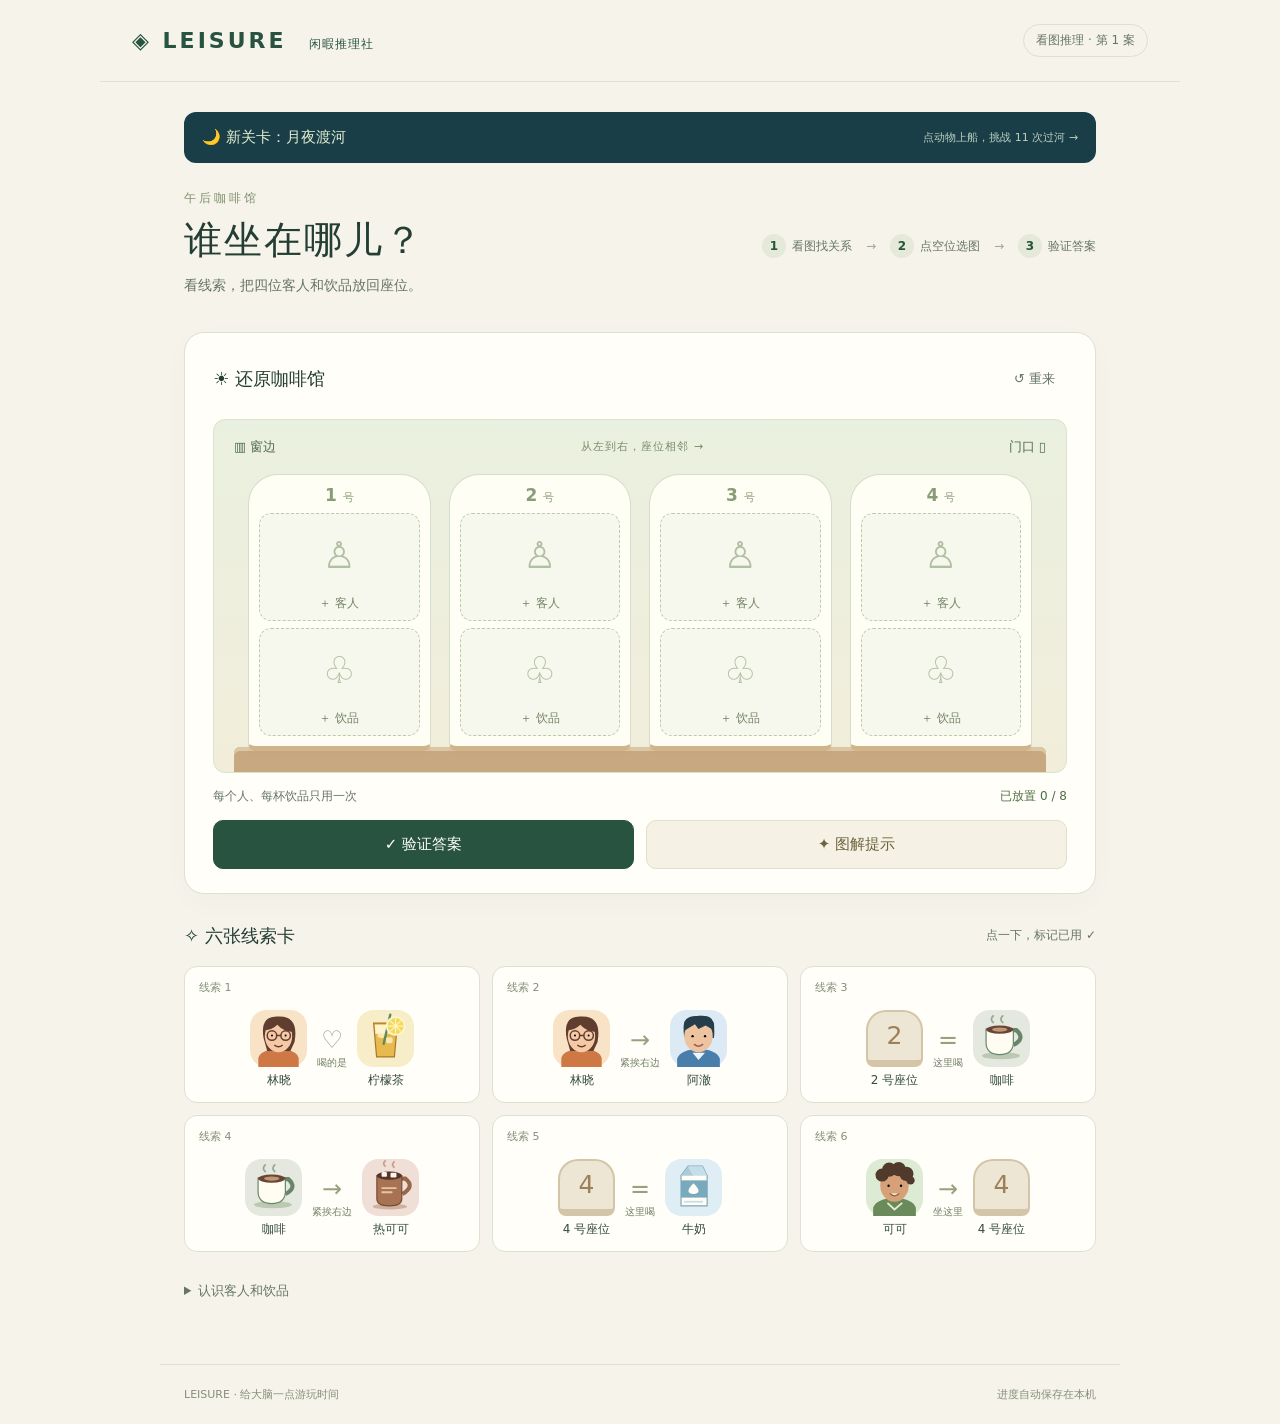
<file: index.html>
<!doctype html>
<html lang="zh-CN">
<head>
  <meta charset="utf-8">
  <meta name="viewport" content="width=device-width, initial-scale=1">
  <meta name="theme-color" content="#234d3f">
  <title>Leisure · 看图推理</title>
  <link rel="stylesheet" href="style.css?v=2">
</head>
<body>
  <header><a class="brand" href="./">◈ LEISURE <span>闲暇推理社</span></a><span class="badge">看图推理 · 第 1 案</span></header>
  <main>
    <a href="night.html?v=1" class="new-level">🌙 新关卡：月夜渡河 <span>点动物上船，挑战 11 次过河 →</span></a>
    <section class="intro">
      <div><span class="eyebrow">午后咖啡馆</span><h1>谁坐在哪儿？</h1><p>看线索，把四位客人和饮品放回座位。</p></div>
      <div class="howto" aria-label="玩法"><span><b>1</b> 看图找关系</span><i>→</i><span><b>2</b> 点空位选图</span><i>→</i><span><b>3</b> 验证答案</span></div>
    </section>
    <section class="game" aria-labelledby="scene-title">
      <div class="section-head"><h2 id="scene-title">☀ 还原咖啡馆</h2><button id="reset" class="text-button">↺ 重来</button></div>
      <div class="scene">
        <div class="scene-direction"><span>▥ 窗边</span><span class="direction-line">从左到右，座位相邻 →</span><span>门口 ▯</span></div>
        <div id="board" class="board"></div>
        <div class="table-edge" aria-hidden="true"></div>
      </div>
      <div class="scene-bottom"><span>每个人、每杯饮品只用一次</span><span id="progress">已放置 0 / 8</span></div>
      <div class="actions"><button id="check" class="primary">✓ 验证答案</button><button id="hint" class="secondary">✦ 图解提示</button></div>
      <div id="message" role="status" aria-live="polite"></div>
      <div id="hint-panel" hidden></div>
      <details id="explanation" hidden><summary>看看图解过程</summary><div id="solution-steps"></div></details>
    </section>
    <section class="clue-section" aria-labelledby="clue-title">
      <div class="section-head"><h2 id="clue-title">✧ 六张线索卡</h2><span>点一下，标记已用 ✓</span></div>
      <ol id="clues"></ol>
      <details class="cast"><summary>认识客人和饮品</summary><div id="legend"></div><p>「可可」是客人；「热可可」是棕色杯装饮品。</p></details>
    </section>
  </main>
  <footer>LEISURE · 给大脑一点游玩时间 <span id="save-status">进度自动保存在本机</span></footer>
  <dialog id="picker" aria-labelledby="picker-title">
    <div class="picker-head"><h2 id="picker-title">选择客人</h2><button id="close-picker" class="icon-button" aria-label="关闭选择">×</button></div>
    <p id="picker-note"></p><div id="picker-options"></div><button id="clear-choice" class="clear-button">移走当前选择</button>
  </dialog>
  <script src="visuals.js?v=2"></script><script src="app.js?v=2"></script>
</body>
</html>
</file>
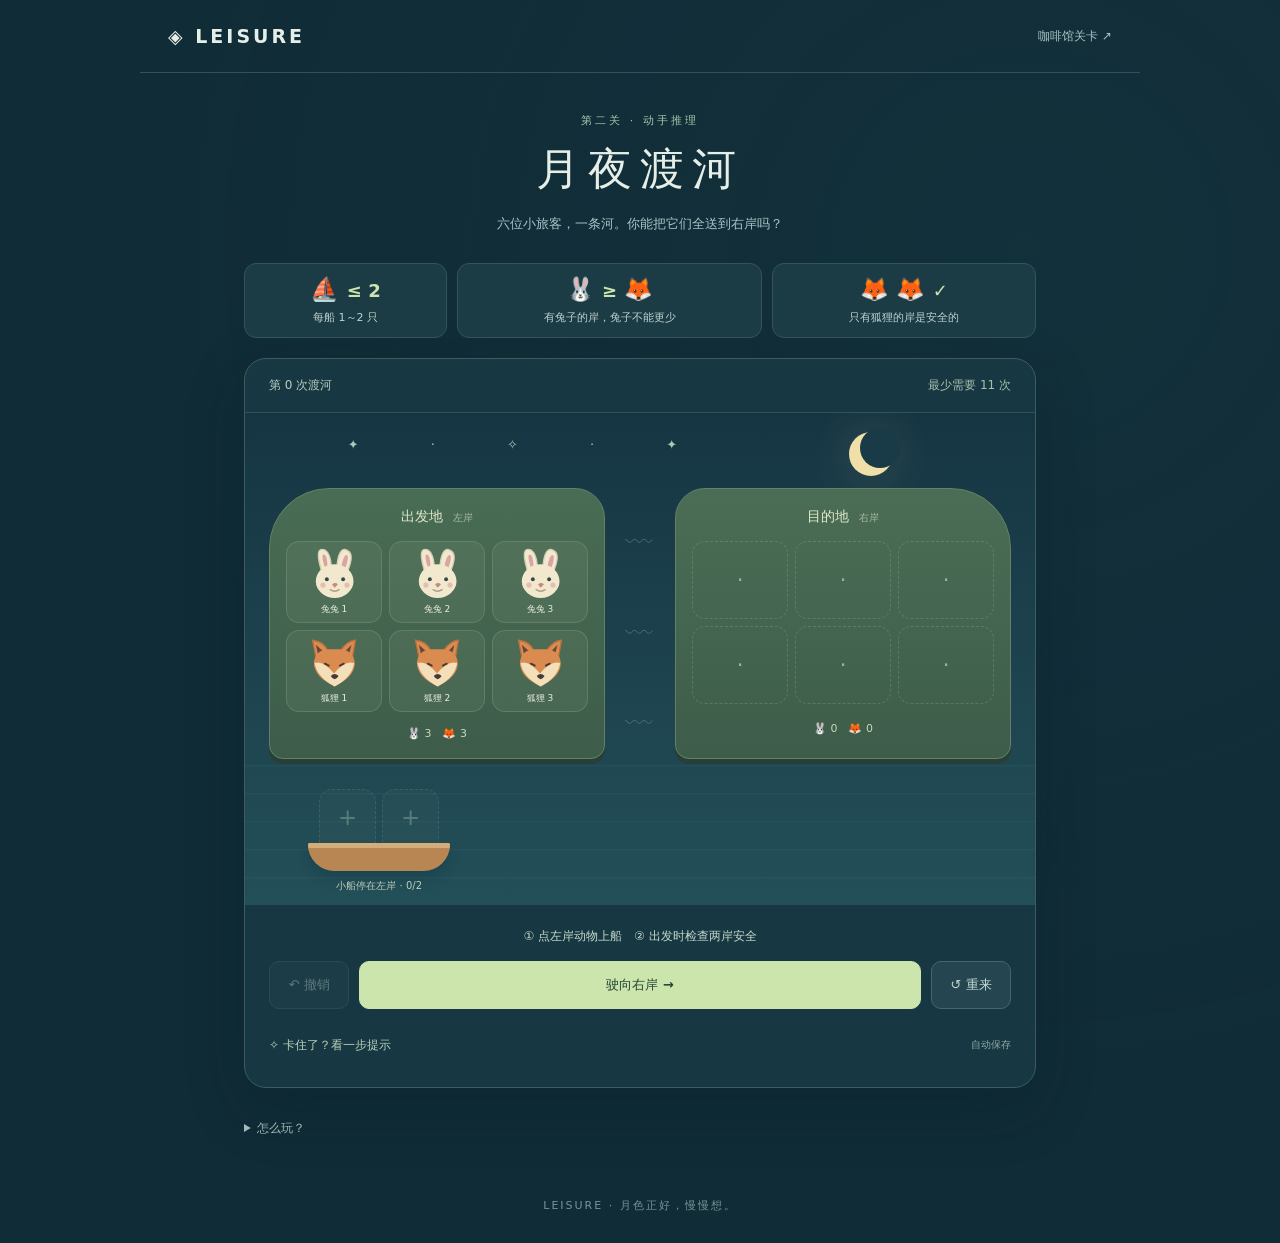
<file: night.html>
<!doctype html>
<html lang="zh-CN">
<head><meta charset="utf-8"><meta name="viewport" content="width=device-width,initial-scale=1"><meta name="theme-color" content="#102f3b"><title>月夜渡河 · Leisure</title><link rel="stylesheet" href="night.css?v=1"></head>
<body>
<header><a href="./">◈ LEISURE</a><a class="back" href="index.html?v=2">咖啡馆关卡 ↗</a></header>
<main>
  <div class="heading"><span class="eyebrow">第二关 · 动手推理</span><h1>月夜渡河</h1><p>六位小旅客，一条河。你能把它们全送到右岸吗？</p></div>
  <div class="rules" aria-label="游戏规则"><div><span class="rule-icons">⛵ <b>≤ 2</b></span><span>每船 1～2 只</span></div><div><span class="rule-icons">🐰 <b>≥</b> 🦊</span><span>有兔子的岸，兔子不能更少</span></div><div><span class="rule-icons">🦊 🦊 <b>✓</b></span><span>只有狐狸的岸是安全的</span></div></div>
  <section class="game" aria-label="渡河场景">
    <div class="game-top"><span id="moves">第 0 次渡河</span><span id="best">最少需要 11 次</span></div>
    <div class="landscape">
      <div class="moon" aria-hidden="true"></div><div class="stars" aria-hidden="true">✦ · ✧ · ✦</div>
      <div class="banks"><section class="bank" aria-labelledby="left-title"><h2 id="left-title">出发地 <span>左岸</span></h2><div id="left-animals" class="animals"></div><div id="left-count" class="bank-count"></div></section><div class="water" aria-hidden="true"><span>﹏</span><span>﹏</span><span>﹏</span></div><section class="bank destination" aria-labelledby="right-title"><h2 id="right-title">目的地 <span>右岸</span></h2><div id="right-animals" class="animals"></div><div id="right-count" class="bank-count"></div></section></div>
      <div class="dock"><div id="boat-wrap" class="boat-wrap"><div id="passengers" class="passengers"></div><div class="hull" aria-hidden="true"></div><div id="boat-label">小船停在左岸</div></div></div>
    </div>
    <p class="instruction" id="instruction">① 点左岸动物上船　② 点「驶向右岸」</p>
    <div class="controls"><button id="undo" class="secondary" disabled aria-label="撤销上一次渡河">↶ 撤销</button><button id="sail" class="primary">驶向右岸 →</button><button id="reset" class="secondary">↺ 重来</button></div>
    <div id="message" role="status" aria-live="polite"></div>
    <div class="bottom-controls"><button id="hint">✧ 卡住了？看一步提示</button><span id="save-status">自动保存</span></div>
    <div id="hint-panel" hidden></div>
    <div id="victory" hidden><div class="victory-icon">✦</div><h2>全员抵达！</h2><p id="victory-text"></p><button id="again" class="primary">再挑战一次</button><a href="index.html?v=2">回咖啡馆喝一杯 ↗</a></div>
  </section>
  <details><summary>怎么玩？</summary><p>点与船同岸的动物上船，点船上的动物可下船。船不能空驶。点击出发时会检查渡河后的两岸：只要岸上有兔子，狐狸就不能比兔子多。不安全的走法会被拦下，不会丢失进度。把三只兔子、三只狐狸都送到右岸就获胜。</p></details>
</main>
<footer>LEISURE · 月色正好，慢慢想。</footer><script src="night.js?v=1"></script>
</body></html>
</file>
<file: style.css>
:root{font-family:system-ui,-apple-system,"PingFang SC","Microsoft YaHei",sans-serif;color:#243e33;background:#f5f3ea;font-synthesis:none;--green:#285340;--muted:#667566;--line:#dce1d2}
*{box-sizing:border-box}body{margin:0}button,a,summary{-webkit-tap-highlight-color:transparent}button{font:inherit;cursor:pointer}button:focus-visible,a:focus-visible,summary:focus-visible{outline:3px solid #ba782c;outline-offset:4px}button:disabled{cursor:default;opacity:.5}[hidden]{display:none!important}header{max-width:1080px;margin:auto;padding:24px 32px;display:flex;align-items:center;justify-content:space-between;border-bottom:1px solid var(--line)}.brand{text-decoration:none;color:var(--green);font-size:22px;letter-spacing:3px;font-weight:800}.brand span{font-size:12px;letter-spacing:1px;margin-left:12px;font-weight:400}.badge{font-size:12px;color:var(--muted);border:1px solid var(--line);border-radius:20px;padding:7px 12px}main{max-width:960px;margin:30px auto 48px;padding:0 24px}.intro{display:flex;align-items:center;justify-content:space-between;gap:24px;margin-bottom:26px}.eyebrow{color:#81916f;font-size:12px;letter-spacing:3px}h1{font-family:Georgia,"Songti SC",serif;font-weight:600;font-size:38px;letter-spacing:2px;margin:8px 0}p{color:var(--muted);line-height:1.7;font-size:14px;margin:8px 0}.howto{display:flex;gap:14px;align-items:center;color:var(--muted);font-size:12px}.howto span{display:flex;align-items:center;gap:6px;white-space:nowrap}.howto b{display:grid;place-items:center;background:#e4e9d8;color:var(--green);border-radius:50%;width:24px;height:24px}.howto i{font-style:normal;color:#9eab93}.game{background:#fffef9;padding:24px 28px;border:1px solid var(--line);border-radius:20px;box-shadow:0 8px 30px #23412b06}.section-head{display:flex;justify-content:space-between;align-items:center;gap:12px;margin-bottom:18px}.section-head h2{font-size:18px;margin:0;font-weight:650}.section-head>span{font-size:12px;color:var(--muted)}.text-button{border:0;background:none;color:var(--muted);min-height:44px;padding:8px 12px;font-size:13px}.scene{padding:18px 20px 0;border-radius:12px;background:linear-gradient(#eaf0df,#f2eddb);border:1px solid #dbe3ca;overflow:hidden}.scene-direction{display:flex;align-items:center;justify-content:space-between;font-size:13px;color:#536e51;margin-bottom:18px}.direction-line{font-size:11px;letter-spacing:1px;color:#788b6d}.board{display:grid;grid-template-columns:repeat(4,minmax(0,1fr));gap:18px;padding:0 14px;position:relative;z-index:1}.seat{background:#fffef5;border:1px solid #d5deca;border-bottom:5px solid #d1b48b;padding:10px;border-radius:30px 30px 8px 8px;box-shadow:0 6px 0 #b69d7b1a}.seat h3{font-size:17px;margin:0 0 8px;text-align:center;color:#899c76}.seat h3 span{font-size:11px;font-weight:400}.slot{width:100%;display:flex;flex-direction:column;align-items:center;gap:5px;border:1px dashed #bccbb0;border-radius:12px;background:#f7f8ed;color:#748267;padding:8px 4px;margin-top:7px;min-height:100px;font-size:12px}.slot:hover{background:#edf1df;border-color:#72915c}.slot.filled{background:#fffef9;border:1px solid #e6e8dc;color:#304b38}.art{display:block;width:64px;height:64px;flex-shrink:0}.slot .art{width:68px;height:68px}.empty-art{height:68px;width:68px;display:grid;place-items:center;font-size:37px;color:#b1bfa3}.table-edge{height:25px;background:#c7a880;border-radius:6px 6px 0 0;margin-top:-4px;box-shadow:inset 0 4px #dcc7a5}.scene-bottom{display:flex;justify-content:space-between;gap:8px;margin:15px 0;color:var(--muted);font-size:12px}#progress{white-space:nowrap;color:#4e6e43}.actions{display:flex;gap:12px}.primary,.secondary{border-radius:10px;padding:14px 20px;min-height:48px;font-size:15px}.primary{background:var(--green);border:1px solid var(--green);color:white;flex:1}.primary:hover{background:#376c51}.secondary{background:#f5f2e5;color:#6d633d;border:1px solid #e4dfc8;flex:1}#message{font-size:14px;color:#a45d27;line-height:1.8;margin-top:14px}#message:empty{display:none}#message.success{background:#eaf2dc;color:#3d6b31;padding:12px;border-radius:8px}.clue-section{margin-top:30px}#clues{list-style:none;padding:0;margin:0;display:grid;grid-template-columns:repeat(3,minmax(0,1fr));gap:12px}.clue-card{border:1px solid #dce1d2;width:100%;height:100%;padding:13px 14px;background:#fffef8;border-radius:13px;color:#344d3b;text-align:left;transition:background .15s,border-color .15s}.clue-card:hover{border-color:#8ca77c}.clue-top{display:flex;justify-content:space-between;color:#859079;font-size:11px;margin-bottom:12px}.used-mark{opacity:0;border-radius:50%;color:white;background:#648b51;width:18px;height:18px;display:grid;place-items:center}.clue-card.used{background:#eaf0df;border-color:#9ab08c}.clue-card.used .used-mark{opacity:1}.clue-card.conflict{border:2px solid #cb782e;background:#fff1df;padding:12px 13px}.clue-card.conflict .clue-top{color:#a45d27}.relation{display:flex;align-items:center;justify-content:center;gap:10px}.token{display:inline-flex;flex-direction:column;align-items:center;gap:5px;font-size:12px;white-space:nowrap}.token .art{width:57px;height:57px}.connector{display:flex;flex-direction:column;align-items:center;color:#97a180;gap:4px}.connector b{font-size:24px;line-height:1;font-weight:500}.connector small{font-size:10px;white-space:nowrap;color:#727f65}.mini-seat{height:57px;width:57px;display:grid;place-items:center;border-radius:20px 20px 8px 8px;background:#eee6d4;border:2px solid #d5c5a8;border-bottom-width:7px;font-size:25px;color:#9c8056}.cast{margin-top:20px;font-size:13px;color:var(--muted)}summary{cursor:pointer;padding:10px 0;min-height:44px}#legend>div{display:grid;grid-template-columns:repeat(4,1fr);gap:10px;margin-top:14px}#legend .art{width:66px;height:66px}.cast p{font-size:12px;margin-top:14px}#hint-panel{margin-top:15px;background:#f6f1df;border-radius:12px;padding:16px}.hint-title{font-size:12px;color:#94763f;margin-bottom:14px}.hint-art{display:flex;justify-content:space-evenly;gap:10px;flex-wrap:wrap}.hint-art .relation{gap:8px}.hint-art .art,.hint-art .mini-seat{width:48px;height:48px}.hint-art .token{font-size:11px}.hint-art .connector small{font-size:10px}#hint-panel p,.solution-step p{font-size:12px;text-align:center;margin:14px 0 0}#explanation{margin-top:14px;color:var(--green);font-size:13px}.solution-step{background:#f2f5e8;border-radius:10px;padding:16px;margin-bottom:10px}.solution-step>b{display:block;color:#91a27a;font-size:12px;margin-bottom:10px}footer{max-width:960px;padding:22px 24px;border-top:1px solid var(--line);margin:auto;display:flex;justify-content:space-between;gap:10px;color:#859078;font-size:11px}dialog{border:1px solid var(--line);border-radius:22px;padding:24px;width:420px;max-width:calc(100% - 24px);max-height:90dvh;overflow:auto;color:#244132;background:#fffef8;box-shadow:0 20px 100px #18382833}dialog::backdrop{background:#152d26a6}.picker-head{display:flex;align-items:center;justify-content:space-between;gap:10px}.picker-head h2{font-size:19px;margin:0}.icon-button{width:44px;height:44px;border:0;background:#edf0e5;border-radius:50%;font-size:26px;color:#698060}#picker-note{font-size:12px;margin:8px 0 18px}#picker-options{display:grid;grid-template-columns:repeat(2,1fr);gap:12px}.choice{border:1px solid #dce2d0;border-radius:14px;background:#f8f9f0;padding:16px 8px;color:#36543d}.choice .token{font-size:15px;gap:8px}.choice .art{width:76px;height:76px}.choice small{display:block;font-size:11px;color:#7e8b74;margin-top:8px}.choice[aria-pressed=true]{background:#e6efda;border:2px solid #66874e;padding:15px 7px}.choice:hover{background:#eaf0df}.clear-button{width:100%;min-height:44px;border:0;background:none;color:#9a6444;margin-top:14px;font-size:13px}
@media(max-width:700px){header{padding:18px 20px}.brand{font-size:19px}.brand span{font-size:10px;margin-left:7px}.badge{font-size:10px;padding:6px 8px}main{padding:0 16px;margin:24px auto 36px}.intro{display:block;margin-bottom:22px}h1{font-size:32px}.intro p{font-size:13px}.howto{margin-top:18px;gap:9px;font-size:11px}.howto b{width:21px;height:21px}.game{padding:16px;border-radius:16px}.scene{padding:14px 8px 0}.board{gap:7px;padding:0 3px}.seat{padding:6px 4px;border-radius:20px 20px 7px 7px}.seat h3{font-size:15px;margin-bottom:5px}.slot{padding:6px 2px;gap:4px;min-height:80px;border-radius:9px;font-size:11px}.slot .art,.empty-art{width:48px;height:48px}.empty-art{font-size:30px}.scene-direction{font-size:11px;margin-bottom:14px}.direction-line{font-size:9px;letter-spacing:0}.scene-bottom{font-size:10px}.primary,.secondary{padding:12px 8px;font-size:14px}.section-head h2{font-size:16px}.section-head>span{font-size:11px}#clues{grid-template-columns:repeat(2,minmax(0,1fr));gap:9px}.clue-card{padding:10px 8px}.clue-card.conflict{padding:9px 7px}.clue-top{font-size:10px;margin-bottom:8px}.relation{gap:6px}.token{font-size:11px}.token .art,.mini-seat{width:47px;height:47px}.mini-seat{font-size:22px;border-radius:16px 16px 6px 6px}.connector b{font-size:20px}.connector small{font-size:9px}.clue-section{margin-top:24px}.hint-art .relation{gap:5px}.hint-art .art,.hint-art .mini-seat{width:40px;height:40px}.hint-art .token{font-size:10px}footer{padding:20px 16px;font-size:10px}dialog{padding:20px;border-radius:20px}#legend .art{width:54px;height:54px}}
@media(max-width:360px){.brand span{display:none}main{padding:0 10px}.game{padding:12px}.relation{gap:4px}.token .art,.mini-seat{width:41px;height:41px}.connector small{font-size:8px}.howto{gap:6px;font-size:10px}footer span{max-width:110px;text-align:right}}
@media(prefers-reduced-motion:reduce){*{transition:none!important}}

.new-level{display:flex;align-items:center;justify-content:space-between;gap:10px;padding:16px 18px;margin-bottom:24px;background:#193e48;color:#e3edcf;border-radius:12px;text-decoration:none;font-size:15px}.new-level span{font-size:11px;color:#bad0bd}@media(max-width:600px){.new-level{flex-direction:column;align-items:flex-start;font-size:14px;gap:6px}}
</file>
<file: night.css>
:root{font-family:system-ui,-apple-system,"PingFang SC","Microsoft YaHei",sans-serif;color:#e5eee7;background:#102c37;--mint:#cbe5ad;--dim:#aac4c7;font-synthesis:none}*{box-sizing:border-box}[hidden]{display:none!important}body{margin:0;background:radial-gradient(ellipse at 80% 20%,#214c551f,transparent 60%),#102c37}button,a,summary{-webkit-tap-highlight-color:transparent}button{font:inherit;cursor:pointer}button:focus-visible,a:focus-visible,summary:focus-visible{outline:3px solid #edd69e;outline-offset:4px}button:disabled{opacity:.4;cursor:default}a{color:inherit}header{max-width:1000px;padding:25px 28px;margin:auto;border-bottom:1px solid #35505a;display:flex;align-items:center;justify-content:space-between}header>a:first-child{font-weight:800;letter-spacing:3px;text-decoration:none;font-size:19px}.back{font-size:12px;color:#a8c2c4;text-decoration:none}main{max-width:840px;padding:0 24px;margin:36px auto}.heading{text-align:center}.eyebrow{font-size:11px;letter-spacing:3px;color:#a2c8a9}h1{font-family:Georgia,"Songti SC",serif;font-size:44px;font-weight:500;letter-spacing:8px;margin:12px 0}p{font-size:13px;color:var(--dim);line-height:1.9}.rules{display:grid;grid-template-columns:1fr 1.5fr 1.3fr;gap:10px;margin:26px 0 20px}.rules>div{background:#1b3b45;border:1px solid #35535b;border-radius:12px;text-align:center;padding:12px 8px;display:flex;flex-direction:column;justify-content:center;gap:7px}.rule-icons{font-size:23px;white-space:nowrap}.rule-icons b{font-family:system-ui;font-size:18px;color:var(--mint)}.rules>div>span:last-child{font-size:11px;color:#c0d2ce}.game{border:1px solid #3b5c61;background:#173842;border-radius:22px;overflow:hidden;box-shadow:0 20px 60px #001a2338}.game-top{padding:18px 24px;display:flex;justify-content:space-between;color:#b8cdbf;font-size:12px;border-bottom:1px solid #31535a}#best{color:#a8bfaa}.landscape{position:relative;background:linear-gradient(#163543,#234f58);padding:75px 24px 0;overflow:hidden}.moon{position:absolute;width:44px;height:44px;border-radius:50%;background:#f1dfaa;right:18%;top:19px;box-shadow:0 0 50px #e2da9b33}.moon:after{content:'';position:absolute;top:-4px;right:-7px;width:40px;height:40px;border-radius:50%;background:#193b48}.stars{position:absolute;left:13%;top:24px;color:#adc8b7;letter-spacing:34px;font-size:13px}.banks{display:grid;grid-template-columns:1fr 70px 1fr;align-items:stretch;position:relative;z-index:1}.bank{background:linear-gradient(#496c54,#3d5d4a);border:1px solid #658064;border-radius:60px 30px 14px 14px;padding:19px 16px 12px;box-shadow:0 5px 0 #273f34}.destination{border-radius:30px 60px 14px 14px;background:linear-gradient(#4b6d55,#3d5d4a)}.bank h2{font-size:14px;margin:0 0 15px;text-align:center;font-weight:500;color:#e1e8c9}.bank h2 span{font-size:10px;opacity:.65;margin-left:5px}.animals{display:grid;grid-template-columns:repeat(3,minmax(0,1fr));gap:7px;min-height:166px;align-content:start}.animal{border:1px solid #81927377;background:#d8e1c511;border-radius:13px;padding:6px 2px;color:#e8eddd;min-height:78px;display:flex;flex-direction:column;align-items:center;justify-content:center;gap:3px;transition:transform .12s,background .12s}.animal:hover:not(:disabled){transform:translateY(-3px);background:#dbe9c233}.animal svg{width:52px;height:52px;flex-shrink:0}.animal small{font-size:9px}.animal:disabled{opacity:.55}.animal.empty{border:1px dashed #a8bd8a44;background:transparent;min-height:78px;color:#a0b290;font-size:21px;opacity:1}.animal.selected{font-size:10px;border-style:dashed;color:#c4d3ab}.bank-count{font-size:11px;color:#c8d8b6;min-height:20px;text-align:center;margin-top:14px}.water{display:flex;flex-direction:column;align-items:center;justify-content:space-around;color:#6f999b;font-size:30px;opacity:.5}.dock{padding:30px 0 12px;position:relative;min-height:130px;background:repeating-linear-gradient(0deg,transparent 0 26px,#65999b14 27px 28px);margin:0 -24px}.boat-wrap{width:142px;text-align:center;position:relative;left:8%;transition:left .6s ease}.boat-wrap.right{left:calc(92% - 142px)}.passengers{display:flex;justify-content:center;gap:6px;position:relative;z-index:1;margin-bottom:-3px}.passenger{height:57px;width:57px;border:1px dashed #aabcb16b;background:#dce7d012;border-radius:13px 13px 0 0;color:#aac5b3;font-size:23px;display:grid;place-items:center;padding:1px}.passenger svg{width:48px;height:48px}.passenger.filled{border-style:solid;background:#e5e6c6}.hull{height:28px;background:#b78653;border-radius:3px 3px 50px 50px;box-shadow:inset 0 5px #d4ac77,0 8px 12px #072a3a33}.boat-wrap>div:last-child{font-size:10px;color:#bfcebc;margin-top:8px}.instruction{text-align:center;font-size:12px;margin:20px 12px 14px;color:#c5d9ca}.controls{display:flex;gap:10px;margin:0 24px}.primary,.secondary{border-radius:10px;min-height:48px;border:1px solid #48656a;padding:12px 16px;font-size:13px}.primary{background:var(--mint);color:#244335;border-color:var(--mint);font-weight:700;flex:1}.primary:hover{background:#e0efc7}.secondary{background:#254650;color:#c3d6d3}.controls .secondary{min-width:80px}#message{font-size:13px;line-height:1.8;color:#f0c491;margin:14px 24px 0}#message:empty{display:none}#message.success{color:#d3efaf}.bottom-controls{display:flex;justify-content:space-between;align-items:center;padding:14px 24px 20px}.bottom-controls button{background:none;border:0;color:#b9d1bc;padding:8px 0;min-height:44px;font-size:12px}#save-status{font-size:10px;color:#90aaa7}#hint-panel{margin:0 24px 24px;background:#254a4d;border:1px solid #4d7268;border-radius:12px;padding:16px;text-align:center;color:#cfdfbd}.hint-icons{display:flex;align-items:center;justify-content:center;gap:10px}.hint-icons svg{width:48px;height:48px}.hint-icons strong{font-size:24px;color:#dcebbe}#hint-panel p{font-size:12px;margin:8px 0 0;color:#c1d6c6}.hint-title{font-size:11px;margin-bottom:12px;color:#9fbea4}#victory{margin:0 24px 24px;text-align:center;border:1px solid #91ae71;border-radius:16px;background:#294c42;padding:24px}.victory-icon{font-size:42px;color:#ebd394}#victory h2{margin:8px 0;font-size:25px;font-weight:500}#victory p{font-size:13px;color:#cee1be}#victory .primary{display:block;width:100%;margin-top:16px}#victory a{font-size:12px;display:block;margin-top:16px;color:#b8d3bf}details{margin:20px 0;font-size:12px;color:#9fbcb9}summary{cursor:pointer;min-height:44px;padding:12px 0}details p{font-size:12px}footer{text-align:center;padding:10px 20px 30px;font-size:11px;color:#739697;letter-spacing:2px}.game.sailing #sail{opacity:.6}.game.sailing .boat-wrap{pointer-events:none}
@media(max-width:600px){header{padding:20px}main{margin:24px auto;padding:0 12px}h1{font-size:36px}.heading p{font-size:11px}.rules{gap:6px;margin:22px 0 16px;grid-template-columns:.85fr 1.4fr 1.25fr}.rules>div{padding:10px 4px;border-radius:10px}.rule-icons{font-size:19px}.rule-icons b{font-size:16px}.rules>div>span:last-child{font-size:9px;line-height:1.6}.game{border-radius:16px}.game-top{padding:15px 14px;font-size:11px}.landscape{padding:70px 12px 0}.banks{grid-template-columns:1fr 30px 1fr}.bank{padding:16px 8px 10px;border-radius:35px 20px 10px 10px}.destination{border-radius:20px 35px 10px 10px}.bank h2{font-size:12px;margin-bottom:12px}.bank h2 span{font-size:9px}.animals{grid-template-columns:repeat(2,minmax(0,1fr));gap:5px;min-height:214px}.animal,.animal.empty{min-height:68px;border-radius:10px}.animal svg{width:43px;height:43px}.animal small{font-size:8px}.bank-count{font-size:9px;margin-top:10px}.water{font-size:20px}.dock{margin:0 -12px;padding-top:24px}.boat-wrap{width:120px;left:5%}.boat-wrap.right{left:calc(95% - 120px)}.passenger{width:49px;height:51px}.passenger svg{width:43px;height:43px}.hull{height:25px}.controls{margin:0 14px;gap:7px}.controls .secondary{min-width:62px;padding:12px 8px;font-size:12px}.primary{font-size:13px;padding:12px 8px}.instruction{font-size:10px}.bottom-controls{padding:12px 14px 15px}#message{font-size:12px;margin:14px 14px 0}#hint-panel,#victory{margin-left:14px;margin-right:14px}.stars{letter-spacing:22px}.moon{right:16%;width:38px;height:38px}.moon:after{width:35px;height:35px}.hint-icons{gap:7px}.hint-icons svg{width:43px;height:43px}}
@media(prefers-reduced-motion:reduce){*{transition:none!important}}
/* Keep the crossing controls within thumb reach on phones. */
@media(max-width:600px){header{padding:16px 20px}main{margin-top:18px}.landscape{padding-top:48px}.moon{top:6px}.stars{top:12px}.animals{min-height:178px}.animal,.animal.empty{min-height:56px;padding:4px 1px}.animal svg{width:35px;height:35px}.controls{position:fixed;left:10px;right:10px;bottom:max(10px,env(safe-area-inset-bottom));z-index:5;margin:0;padding:8px;border:1px solid #54736e;background:#163a43f5;border-radius:14px;box-shadow:0 6px 25px #031d2a66}.controls .primary,.controls .secondary{min-height:46px}footer{padding-bottom:100px}}
</file>
